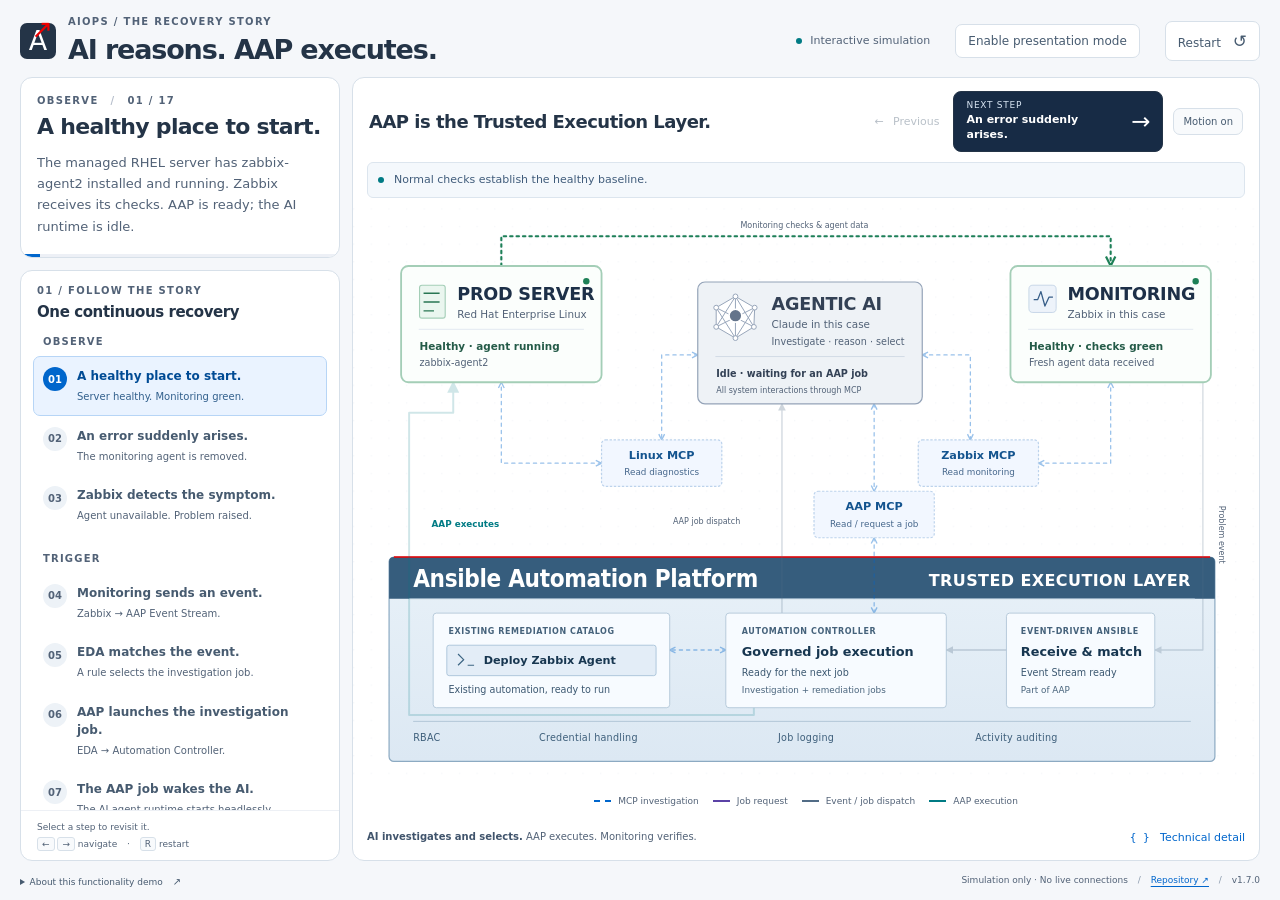
<file: demo/index.html>
<!doctype html>
<html lang="en">
<head>
  <meta charset="utf-8">
  <meta name="viewport" content="width=device-width, initial-scale=1">
  <meta name="description" content="An interactive AIOps recovery story: AI investigates through MCP, AAP executes existing automation, and monitoring verifies recovery.">
  <meta name="color-scheme" content="light">
  <title>AIOps recovery · AAP is the Trusted Execution Layer</title>
  <link rel="icon" href="icon.svg" type="image/svg+xml">
  <link rel="stylesheet" href="src/styles.css">
  <link rel="stylesheet" href="src/presentation.css">
  <script src="src/scenario.js" defer></script>
  <script src="src/presentation.js" defer></script>
  <script src="src/app.js" defer></script>
</head>
<body>
<a class="skip-link" href="#story">Skip to walkthrough</a>
<div class="app" data-motion="on" data-view="standard">
  <header class="masthead">
    <div class="brand"><span class="brand-mark" aria-hidden="true">A<span>↗</span></span><div><p class="eyebrow">AIOps / The recovery story</p><h1>AI reasons. <span>AAP executes.</span></h1></div></div>
    <div class="header-actions"><span class="simulation-label"><i aria-hidden="true"></i> Interactive simulation</span><button id="presentation-mode" class="quiet-button presentation-toggle" type="button" aria-pressed="false" aria-controls="standard-stage presentation-stage workflow-panel">Enable presentation mode</button><button id="restart" class="quiet-button" type="button" aria-keyshortcuts="R">Restart <span aria-hidden="true">↺</span></button></div>
  </header>


  <main class="workspace">
  <section class="presenter" id="story" aria-labelledby="current-title" tabindex="-1">
    <div class="narrative" role="region" tabindex="0" aria-label="Current step explanation" aria-live="polite" aria-atomic="true"><p class="eyebrow"><span id="phase">Observe</span><span class="eyebrow-separator">/</span><span id="step-count">01 / 17</span></p><h2 id="current-title">A healthy place to start.</h2><p id="current-description">A managed RHEL server is healthy. Monitoring is green. Follow one failure through to verified recovery.</p></div>
    <div id="progress" class="progress-track" role="progressbar" aria-label="Walkthrough progress" aria-valuemin="1" aria-valuemax="17" aria-valuenow="1"><div id="progress-fill"></div></div>
  </section>


    <section class="architecture-panel panel" aria-labelledby="architecture-heading">
      <div class="panel-heading architecture-heading"><div><p class="eyebrow">02 / The architecture</p><h2 id="architecture-heading">AAP is the Trusted Execution Layer.</h2></div><div class="architecture-actions"><div class="navigation"><button id="previous" class="previous-button" type="button" disabled aria-keyshortcuts="ArrowLeft"><span aria-hidden="true">←</span> Previous</button><button id="next" class="next-button" type="button" aria-keyshortcuts="ArrowRight"><span><small>Next step</small><strong id="next-label">An error suddenly arises.</strong></span><span aria-hidden="true">→</span></button></div><button id="motion" class="motion-button" type="button" aria-pressed="true">Motion on</button></div></div>
      <div class="flow-caption"><span class="caption-indicator" aria-hidden="true"></span><p id="flow-caption">Normal checks establish the healthy baseline.</p></div>
      <p class="pan-hint" id="pan-hint">Scroll the architecture sideways to explore. All controls and explanations fit your screen.</p>
      <div id="standard-stage" class="diagram-scroll" tabindex="0" role="region" aria-label="Architecture diagram; scroll horizontally on smaller screens" aria-describedby="pan-hint">
        <svg id="architecture" class="architecture" viewBox="0 0 1130 714" preserveAspectRatio="xMidYMid meet" role="img" aria-labelledby="diagram-title diagram-description">
          <title id="diagram-title">AIOps recovery architecture</title>
          <desc id="diagram-description">The PROD SERVER role uses Red Hat Enterprise Linux; the MONITORING role uses Zabbix in this case. Zabbix sends an event to Event-Driven Ansible within Ansible Automation Platform. EDA launches a Controller job that starts AGENTIC AI, with Claude in this case. AAP is the Trusted Execution Layer. The AI investigates Zabbix, Linux and AAP through their MCP interfaces, reasons about the cause, then requests an existing AAP remediation. Only AAP executes the repair. Monitoring confirms recovery afterward.</desc>
          <defs>
            <pattern id="dots" width="22" height="22" patternUnits="userSpaceOnUse"><circle cx="1" cy="1" r=".65" fill="#cbd5e1"/></pattern>
            <linearGradient id="platform-fill" x1="0" y1="0" x2="0" y2="1"><stop stop-color="#e8f1f8"/><stop offset="1" stop-color="#dce8f3"/></linearGradient>
            <marker id="arrow-read" viewBox="0 0 8 8" refX="7" refY="4" markerWidth="6" markerHeight="6" orient="auto-start-reverse"><path d="M1 1 7 4 1 7" fill="none" stroke="#0066cc" stroke-width="1.4"/></marker>
            <marker id="arrow-event" viewBox="0 0 8 8" refX="7" refY="4" markerWidth="6" markerHeight="6" orient="auto"><path d="M0 0 8 4 0 8Z" fill="#526c86"/></marker>
            <marker id="arrow-dispatch" viewBox="0 0 8 8" refX="7" refY="4" markerWidth="6" markerHeight="6" orient="auto"><path d="M0 0 8 4 0 8Z" fill="#526c86"/></marker>
            <marker id="arrow-request" viewBox="0 0 8 8" refX="7" refY="4" markerWidth="6" markerHeight="6" orient="auto"><path d="M0 0 8 4 0 8Z" fill="#5b42a6"/></marker>
            <marker id="arrow-execute" viewBox="0 0 8 8" refX="7" refY="4" markerWidth="6" markerHeight="6" orient="auto"><path d="M0 0 8 4 0 8Z" fill="#007b84"/></marker>
            <marker id="arrow-monitor" viewBox="0 0 8 8" refX="7" refY="4" markerWidth="6" markerHeight="6" orient="auto"><path d="M1 1 7 4 1 7" fill="none" stroke="#1e8057" stroke-width="1.4"/></marker>
          </defs>
          <rect width="1130" height="714" fill="url(#dots)" opacity=".46"/>
          <g class="platform-base"><rect class="platform-frame" x="45" y="435" width="1030" height="255" rx="6" fill="url(#platform-fill)"/><path class="platform-header" d="M51 435 H1069 Q1075 435 1075 441 V487 H45 V441 Q45 435 51 435Z"/><path d="M51 435 H1069" stroke="#ee0000" stroke-width="2"/><path d="M70 487 H1050" stroke="#a8bfd1"/><text x="75" y="473" class="platform-name" textLength="430" lengthAdjust="spacingAndGlyphs">Ansible Automation Platform</text><text x="1045" y="471" text-anchor="end" class="platform-label">TRUSTED EXECUTION LAYER</text></g>
          <g id="flows" aria-hidden="true"></g>
          <g aria-hidden="true" class="route-labels"><text x="563" y="25" text-anchor="middle">Monitoring checks &amp; agent data</text><text x="1080" y="371" transform="rotate(90 1080 371)">Problem event</text><rect x="388" y="379" width="135" height="22" rx="4"/><text x="399" y="394">AAP job dispatch</text><rect x="87" y="382" width="114" height="23" rx="4"/><text x="98" y="398" class="execution-route-label">AAP executes</text></g>

          <g id="node-server" class="component server-node" data-tone="healthy"><rect class="node-surface" x="60" y="72" width="250" height="145" rx="9"/><rect class="server-icon-body" x="83" y="96" width="32" height="41" rx="3"/><path class="server-icon-lines" d="M88 106 H108 M88 117 H108 M88 128 H101"/><circle class="status-dot" cx="291" cy="91" r="4"/><text x="130" y="115" class="node-title">PROD SERVER</text><text x="130" y="137" class="node-product">Red Hat Enterprise Linux</text><path class="node-divider" d="M82 151 H288"/><text id="server-status" x="83" y="177" class="node-status">Healthy · agent running</text><text x="83" y="197" class="node-detail">zabbix-agent2</text></g>

          <g id="node-zabbix" class="component monitoring-node" data-tone="healthy"><rect class="node-surface" x="820" y="72" width="250" height="145" rx="9"/><rect x="843" y="96" width="34" height="34" rx="5" class="monitor-icon-body"/><path d="M849 114 H854 L858 104 863 122 868 111 H873" class="monitor-icon-lines"/><circle class="status-dot" cx="1051" cy="91" r="4"/><text x="891" y="115" class="node-title">MONITORING</text><text x="891" y="137" class="node-product">Zabbix in this case</text><path class="node-divider" d="M842 151 H1048"/><text id="monitor-status" x="843" y="177" class="node-status">Healthy · checks green</text><text id="monitor-detail" x="843" y="197" class="node-detail">Fresh agent data received</text></g>

          <g id="node-agent" class="component agent-node" data-tone="idle"><rect class="agent-halo" x="421" y="83" width="298" height="170" rx="15"/><rect class="node-surface" x="430" y="92" width="280" height="152" rx="9"/><g class="agent-constellation" transform="translate(477 134)"><path d="M0 -24 24 -10 23 14 0 28 -24 14 -24 -10Z M0 -24 V28 M-24 -10 23 14 M24 -10 -24 14 M0 -24 23 14 M0 -24 -24 14 M-24 -10 0 28 M24 -10 0 28"/><circle cx="0" cy="0" r="8" class="agent-core"/><circle cx="0" cy="-24" r="3"/><circle cx="24" cy="-10" r="3"/><circle cx="23" cy="14" r="3"/><circle cx="0" cy="28" r="3"/><circle cx="-24" cy="14" r="3"/><circle cx="-24" cy="-10" r="3"/></g><text x="522" y="127" class="node-title agent-role">AGENTIC AI</text><text x="522" y="149" class="node-product">Claude in this case</text><text x="522" y="171" class="node-detail">Investigate · reason · select</text><path class="agent-divider" d="M452 185 H688"/><rect class="status-highlight" x="444" y="195" width="252" height="23" rx="5" aria-hidden="true"/><text id="agent-status" x="453" y="211" class="agent-status">Idle · waiting for an AAP job</text><text x="453" y="230" class="agent-footnote">All system interactions through MCP</text></g>

          <g id="node-linux-mcp" class="component mcp-node"><rect class="node-surface" x="310" y="289" width="150" height="58" rx="5"/><text x="385" y="313" text-anchor="middle" class="mcp-title">Linux MCP</text><text x="385" y="333" text-anchor="middle" class="mcp-detail">Read diagnostics</text></g>
          <g id="node-zabbix-mcp" class="component mcp-node"><rect class="node-surface" x="705" y="289" width="150" height="58" rx="5"/><text x="780" y="313" text-anchor="middle" class="mcp-title">Zabbix MCP</text><text x="780" y="333" text-anchor="middle" class="mcp-detail">Read monitoring</text></g>
          <g id="node-aap-mcp" class="component mcp-node"><rect class="node-surface" x="575" y="353" width="150" height="58" rx="5"/><text x="650" y="377" text-anchor="middle" class="mcp-title">AAP MCP</text><text id="aap-mcp-detail" x="650" y="397" text-anchor="middle" class="mcp-detail">Read / request a job</text></g>

          <g id="node-catalog" class="component platform-node catalog-node"><rect class="node-surface" x="100" y="505" width="295" height="118" rx="4"/><text x="119" y="531" class="platform-eyebrow">EXISTING REMEDIATION CATALOG</text><rect x="117" y="545" width="261" height="38" rx="3" class="template-surface"/><path d="M131 556 138 563 131 570 M143 570 H151" class="template-icon"/><text x="163" y="569" class="template-name">Deploy Zabbix Agent</text><text id="catalog-status" x="119" y="605" class="platform-status">Existing automation, ready to run</text></g>
          <g id="node-controller" class="component platform-node controller-node"><rect class="node-surface" x="465" y="505" width="275" height="118" rx="4"/><text x="485" y="531" class="platform-eyebrow">AUTOMATION CONTROLLER</text><text x="485" y="559" class="platform-node-title">Governed job execution</text><text id="controller-status" x="485" y="583" class="platform-status">Ready for the next job</text><text id="job-status" x="485" y="605" class="platform-detail">Investigation + remediation jobs</text></g>
          <g id="node-eda" class="component platform-node eda-node"><rect class="node-surface" x="815" y="505" width="185" height="118" rx="4"/><text x="833" y="531" class="platform-eyebrow">EVENT-DRIVEN ANSIBLE</text><text x="833" y="559" class="platform-node-title">Receive &amp; match</text><rect class="status-highlight" x="824" y="566" width="167" height="25" rx="5" aria-hidden="true"/><text id="eda-status" x="833" y="583" class="platform-status">Event Stream ready</text><text x="833" y="605" class="platform-detail">Part of AAP</text></g>
          <g aria-hidden="true"><path d="M75 640 H1045" stroke="#a8bfd1"/><text x="75" y="665" class="platform-capability">RBAC</text><text x="232" y="665" class="platform-capability">Credential handling</text><text x="530" y="665" class="platform-capability">Job logging</text><text x="776" y="665" class="platform-capability">Activity auditing</text></g>
        </svg>
      </div>
      <div id="presentation-stage" class="presentation-stage" role="region" aria-label="Presentation architecture" tabindex="0" hidden></div>
      <div class="path-legend" aria-label="Path types"><span><i class="legend-read"></i> MCP investigation</span><span><i class="legend-request"></i> Job request</span><span><i class="legend-dispatch"></i> Event / job dispatch</span><span><i class="legend-execute"></i> AAP execution</span></div>
      <div id="reasoning" class="reasoning-strip" hidden><span aria-hidden="true">✧</span><div><strong>Root cause: zabbix-agent2 is missing.</strong><p>Monitoring symptoms + package and log evidence + AAP history.</p></div><span class="reasoning-tag">AI diagnosis</span></div>
      <div class="architecture-footer"><p><strong>AI investigates and selects.</strong> AAP executes. Monitoring verifies.</p><button id="technical" type="button" class="source-button" aria-haspopup="dialog" aria-controls="technical-dialog"><span aria-hidden="true">{ }</span> Technical detail</button></div>
    </section>

    <aside id="workflow-panel" class="workflow-panel panel" aria-labelledby="workflow-title"><div class="panel-heading"><div><p class="eyebrow">01 / Follow the story</p><h2 id="workflow-title">One continuous recovery</h2></div></div><nav class="workflow-scroll" id="workflow-scroll" aria-label="Recovery steps"><ol id="workflow-list"></ol></nav><p class="workflow-hint">Select a step to revisit it.<br><kbd>←</kbd> <kbd>→</kbd> navigate <span>·</span> <kbd>R</kbd> restart</p></aside>
  </main>
  <footer class="page-footer"><details class="scope-note"><summary>About this functionality demo <span aria-hidden="true">↗</span></summary><p>This is a static simulation of the repository’s missing-package recovery scenario. AAP supports RBAC, credential handling, job logging, and activity auditing; this visualization does not attest that every possible control is configured. Agent instructions prescribe AAP-only remediation, and hardening work remains, including catalog access and tool restrictions. MCP routes shown here describe this recovery flow, not a proof of enforced isolation.</p><p><a href="https://github.com/kvegh/aiops-selfhealing-demo/blob/main/AI_Instructions_Guardrails/CLAUDE.md" target="_blank" rel="noopener noreferrer">Agent instructions ↗</a> · <a href="https://github.com/kvegh/aiops-selfhealing-demo/blob/main/docs/todo/demo-design.md" target="_blank" rel="noopener noreferrer">Hardening and design work ↗</a></p></details><p>Simulation only · No live connections <span class="footer-separator">/</span> <a href="https://github.com/kvegh/aiops-selfhealing-demo" target="_blank" rel="noopener noreferrer">Repository ↗</a> <span class="footer-separator">/</span> v1.7.0</p></footer>
  <noscript><p class="no-script">Enable JavaScript to step through this local simulation. No infrastructure connections are made.</p></noscript>
</div>
<dialog id="technical-dialog" class="technical-dialog" aria-labelledby="technical-title"><div class="dialog-heading"><p class="eyebrow">Inside the implementation</p><button id="close-technical" type="button" class="close-button" aria-label="Close technical detail">×</button></div><h2 id="technical-title">Technical detail</h2><p id="technical-description"></p><p class="excerpt-note">Selected lines or shortened illustrations. Open the source for the complete implementation.</p><pre tabindex="0"><code id="technical-code"></code></pre><a id="source-link" target="_blank" rel="noopener noreferrer">View repository source ↗</a><p id="source-path" class="source-path"></p><h3 class="evidence-heading">Current diagnostic evidence</h3><div class="evidence" aria-label="Diagnostic evidence"><div><span class="evidence-label">Monitoring / Zabbix</span><strong id="evidence-monitoring">Awaiting investigation</strong></div><div><span class="evidence-label">Managed server / Linux</span><strong id="evidence-linux">Awaiting investigation</strong></div><div><span class="evidence-label">Automation / AAP</span><strong id="evidence-aap">Awaiting investigation</strong></div></div><div class="implementation-note"><strong>Functionality demo</strong><p>The diagram emphasizes roles: PROD SERVER, MONITORING, AGENTIC AI, and TRUSTED EXECUTION LAYER. Smaller captions identify the server, monitoring, and agent products; Ansible Automation Platform remains the prominent platform identity. The current repository launcher invokes Claude Code CLI; Codex, Copilot, and other runtimes illustrate the broader agent role; this visualization does not add other runtime integrations. That launcher uses <code>--dangerously-skip-permissions</code>. Agent instructions prescribe the depicted investigation and AAP-only remediation; that instruction is not itself a hard security boundary. AAP platform capabilities depend on the configured roles, credentials, and policies.</p><a href="https://github.com/kvegh/aiops-selfhealing-demo/blob/main/docs/todo/demo-design.md" target="_blank" rel="noopener noreferrer">Read the documented hardening work ↗</a></div></dialog>
</body>
</html>
</file>
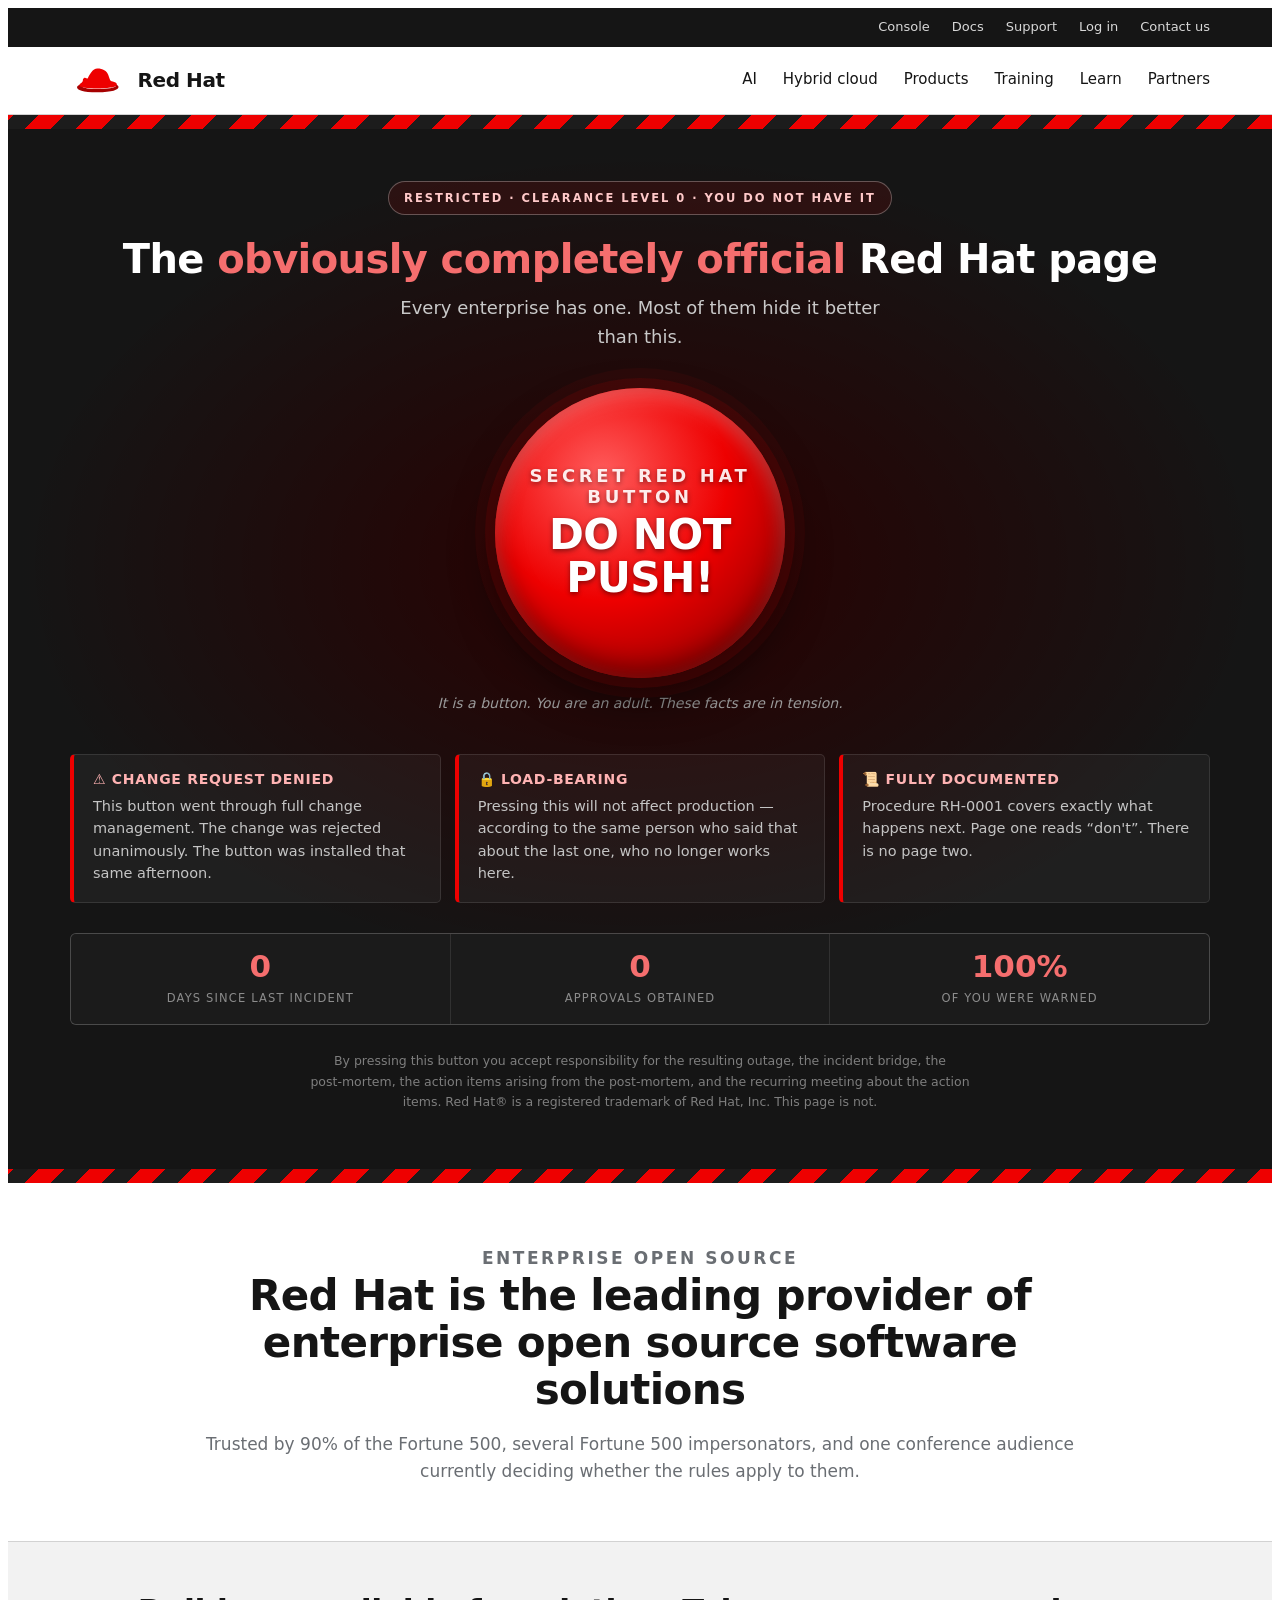
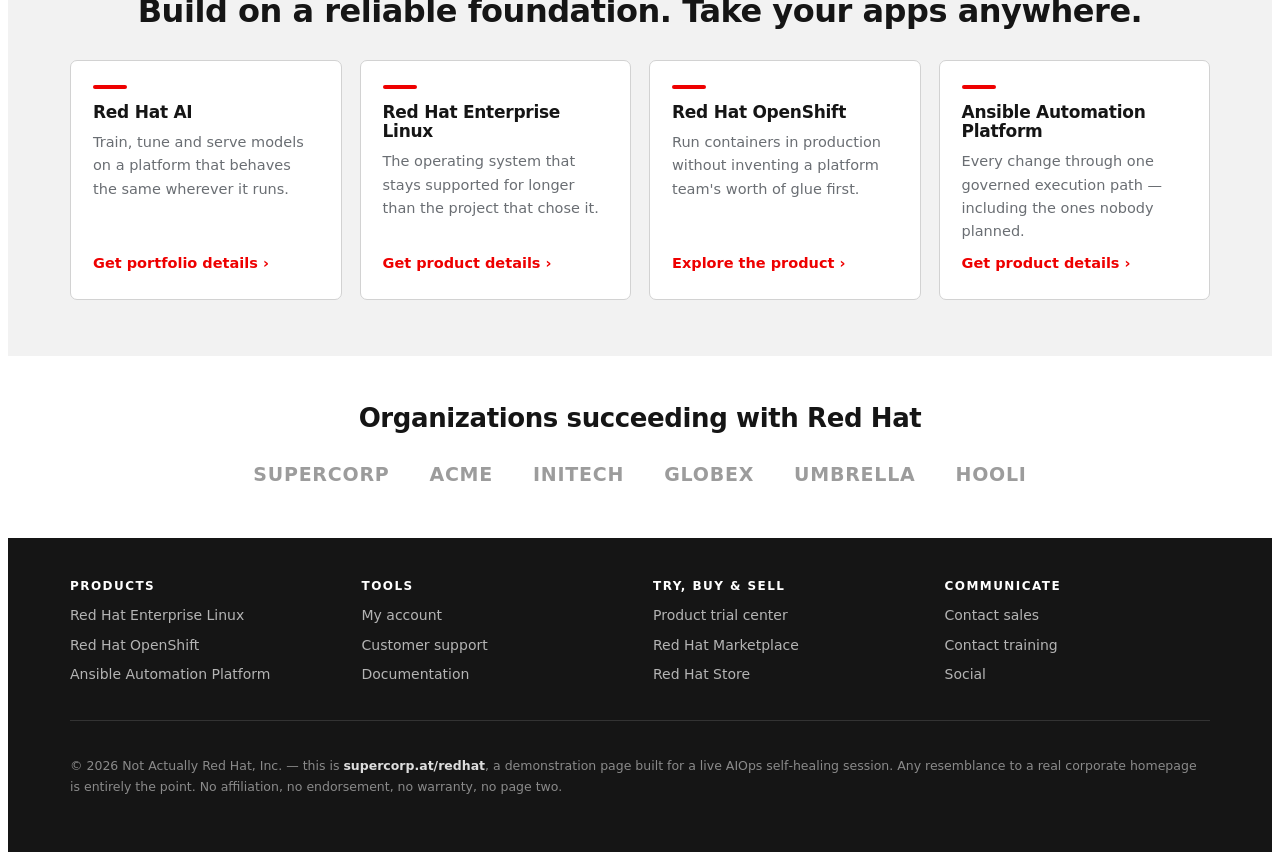
<file: demo-web/content.html>
<!--
  The corporate website body. THIS is the file the demo fault moves aside,
  so that /redhat/content.html returns a real HTTP 404.

  It is injected into the page by index.html (the shell), which survives the
  outage and keeps polling. Self-contained: carries its own <style>, so the
  shell only has to style the 404 state. Do not add a <html>/<body> wrapper.
-->
<style>
/* ---------------------------------------------------------------
   Palette per Red Hat brand standards: red-50 #ee0000 is the brand
   red, red-60/70 the shades, #151515 the near-black. Guidance is
   "pops of red" against dark fills -- so the page is light and the
   button section is near-black, which is what makes the red pop.
   --------------------------------------------------------------- */
.rh {
    --red:       #ee0000;   /* red-50 */
    --red-dark:  #a60000;   /* red-60 */
    --red-deep:  #5f0000;   /* red-70 */
    --red-soft:  #f56e6e;   /* red-40 */
    --red-wash:  #fef0f0;   /* red-05 */
    --ink:       #151515;
    --ink-2:     #292929;
    --muted:     #6a6e73;
    --line:      #d2d2d2;
    --paper:     #ffffff;
    --haze:      #f2f2f2;

    --display: system-ui, -apple-system, "Segoe UI", Roboto, "Helvetica Neue", Arial, "Noto Sans", sans-serif;
    --text:    system-ui, -apple-system, "Segoe UI", Roboto, "Helvetica Neue", Arial, "Noto Sans", sans-serif;

    font-family: var(--text);
    color: var(--ink);
    background: var(--paper);
    line-height: 1.6;
}

.rh *,
.rh *::before,
.rh *::after { box-sizing: border-box; }

.rh h1, .rh h2, .rh h3 {
    font-family: var(--display);
    line-height: 1.12;
    letter-spacing: -0.015em;
    margin: 0;
}

.rh a { color: inherit; }

.rh .wrap {
    max-width: 1180px;
    margin: 0 auto;
    padding: 0 20px;
}

/* ---- utility bar ------------------------------------------------ */

.rh-utility {
    background: var(--ink);
    color: #fff;
    font-size: 13px;
}

.rh-utility .wrap {
    display: flex;
    justify-content: flex-end;
    gap: 22px;
    padding-top: 9px;
    padding-bottom: 9px;
}

.rh-utility a {
    color: #d8d8d8;
    text-decoration: none;
    white-space: nowrap;
}

.rh-utility a:hover { color: #fff; }

/* Utility links are the first thing worth dropping on a phone. */
@media (max-width: 720px) {
    .rh-utility .wrap { justify-content: center; gap: 16px; }
    .rh-utility .u-hide-sm { display: none; }
}

/* ---- masthead --------------------------------------------------- */

.rh-masthead {
    border-bottom: 1px solid var(--line);
    background: var(--paper);
}

.rh-masthead .wrap {
    display: flex;
    align-items: center;
    gap: 28px;
    padding-top: 14px;
    padding-bottom: 14px;
}

.rh-logo {
    display: flex;
    align-items: center;
    gap: 11px;
    text-decoration: none;
    flex: 0 0 auto;
}

.rh-logo svg { display: block; height: 30px; width: auto; }

.rh-logo .wordmark {
    font-family: var(--display);
    font-weight: 900;
    font-size: 20px;
    letter-spacing: -0.02em;
    white-space: nowrap;
}

.rh-nav {
    display: flex;
    gap: 26px;
    margin-left: auto;
}

.rh-nav a {
    text-decoration: none;
    font-size: 15px;
    font-weight: 500;
    padding: 6px 0;
    border-bottom: 3px solid transparent;
    white-space: nowrap;
}

.rh-nav a:hover {
    color: var(--red);
    border-bottom-color: var(--red);
}

/* The mega-menu nav collapses to a scrolling strip rather than a
   hamburger -- no JS, and the audience still sees a real nav. */
@media (max-width: 900px) {
    .rh-masthead .wrap { gap: 14px; flex-wrap: wrap; }
    .rh-nav {
        order: 3;
        width: 100%;
        margin-left: 0;
        gap: 20px;
        overflow-x: auto;
        padding-bottom: 2px;
        scrollbar-width: none;
    }
    .rh-nav::-webkit-scrollbar { display: none; }
}

/* ---- the vault: hazard section around the button ---------------- */

.rh-vault {
    background:
        radial-gradient(ellipse 70% 55% at 50% 42%, #2a0000 0%, transparent 70%),
        var(--ink);
    color: #fff;
    text-align: center;
    position: relative;
    overflow: hidden;
}

.rh-tape {
    height: 14px;
    background: repeating-linear-gradient(
        -45deg,
        var(--red) 0 18px,
        #1c1c1c 18px 36px
    );
}

.rh-vault .wrap {
    padding-top: 52px;
    padding-bottom: 56px;
}

.rh-clearance {
    display: inline-block;
    margin: 0 0 22px;
    padding: 7px 15px;
    border: 1px solid rgba(255, 255, 255, 0.28);
    border-radius: 999px;
    font-size: 11.5px;
    font-weight: 700;
    letter-spacing: 0.17em;
    text-transform: uppercase;
    color: #ffc9c9;
    background: rgba(238, 0, 0, 0.1);
}

.rh-vault h2 {
    /* 45 characters at weight 900 need roughly 26x the font size in width;
       the container gives 1140px, so anything above ~40px wraps. Capped
       there so the heading holds one line on a laptop. */
    font-size: clamp(24px, 3.2vw, 40px);
    font-weight: 900;
    margin-bottom: 12px;
    /* Below ~640px it has to wrap regardless — balance it evenly rather
       than stranding the last word. Older browsers just wrap. */
    text-wrap: balance;
}

.rh-vault h2 em {
    font-style: normal;
    color: var(--red-soft);
}

.rh-vault-lede {
    margin: 0 auto 36px;
    max-width: 520px;
    font-size: clamp(15px, 2.2vw, 18px);
    color: #c9c9c9;
}

/* ---- the button ------------------------------------------------- */

.rh-button-cradle {
    position: relative;
    display: inline-grid;
    place-items: center;
    margin-bottom: 14px;
}

/* Expanding halo, purely decorative. */
.rh-button-cradle::before {
    content: "";
    position: absolute;
    width: 100%;
    height: 100%;
    border-radius: 50%;
    border: 2px solid rgba(238, 0, 0, 0.55);
    animation: rh-halo 2.6s ease-out infinite;
    pointer-events: none;
}

@keyframes rh-halo {
    0%   { transform: scale(1);    opacity: 0.85; }
    100% { transform: scale(1.42); opacity: 0;    }
}

#panic-button {
    appearance: none;
    -webkit-appearance: none;
    border: 0;
    cursor: pointer;
    position: relative;
    width:  min(290px, 76vw);
    height: min(290px, 76vw);
    border-radius: 50%;
    padding: 0 26px;
    color: #fff;
    font-family: var(--display);
    text-shadow: 0 2px 5px rgba(0, 0, 0, 0.45);
    background:
        radial-gradient(circle at 37% 30%, #ff5c5c 0%, var(--red) 46%, var(--red-dark) 78%, var(--red-deep) 100%);
    box-shadow:
        0 0 0 10px rgba(238, 0, 0, 0.11),
        0 0 0 20px rgba(238, 0, 0, 0.055),
        0 20px 42px rgba(0, 0, 0, 0.6),
        inset 0 -12px 24px rgba(0, 0, 0, 0.36),
        inset 0 9px 20px rgba(255, 255, 255, 0.26);
    transition: transform 0.07s ease, box-shadow 0.18s ease, filter 0.2s ease;
}

#panic-button .pb-small {
    display: block;
    font-size: clamp(15px, 3.4vw, 18px);
    font-weight: 700;
    letter-spacing: 0.2em;
    text-transform: uppercase;
    opacity: 0.9;
    margin-bottom: 7px;
}

#panic-button .pb-big {
    display: block;
    font-size: clamp(25px, 7.2vw, 42px);
    font-weight: 900;
    letter-spacing: -0.01em;
    line-height: 1.02;
}

#panic-button:hover { filter: brightness(1.07); }
#panic-button:focus-visible { outline: 4px solid #fff; outline-offset: 7px; }

#panic-button:active {
    transform: translateY(9px) scale(0.965);
    box-shadow:
        0 0 0 10px rgba(238, 0, 0, 0.11),
        0 6px 14px rgba(0, 0, 0, 0.55),
        inset 0 -5px 15px rgba(0, 0, 0, 0.42),
        inset 0 5px 14px rgba(255, 255, 255, 0.18);
}

#panic-button[disabled] {
    cursor: not-allowed;
    filter: grayscale(0.8) brightness(0.72);
}

#panic-button[disabled] ~ .rh-halo,
.rh-button-cradle:has(#panic-button[disabled])::before { animation: none; opacity: 0; }

@media (prefers-reduced-motion: reduce) {
    .rh-button-cradle::before { animation: none; opacity: 0.5; }
    #panic-button { transition: none; }
}

.rh-dare {
    margin: 0 0 40px;
    font-size: 14px;
    color: #9a9a9a;
    font-style: italic;
}

/* ---- warnings ---------------------------------------------------- */

.rh-warnings {
    display: grid;
    grid-template-columns: repeat(auto-fit, minmax(255px, 1fr));
    gap: 14px;
    text-align: left;
    margin: 0 0 30px;
    padding: 0;
    list-style: none;
}

.rh-warnings li {
    background: rgba(255, 255, 255, 0.045);
    border: 1px solid rgba(255, 255, 255, 0.11);
    border-left: 4px solid var(--red);
    border-radius: 5px;
    padding: 17px 19px;
}

.rh-warnings h3 {
    font-size: 14px;
    font-weight: 700;
    letter-spacing: 0.05em;
    text-transform: uppercase;
    color: #ffb3b3;
    margin-bottom: 7px;
}

.rh-warnings p {
    margin: 0;
    font-size: 14.5px;
    line-height: 1.55;
    color: #c4c4c4;
}

/* ---- stat strip --------------------------------------------------- */

.rh-stats {
    display: grid;
    grid-template-columns: repeat(auto-fit, minmax(170px, 1fr));
    gap: 1px;
    background: rgba(255, 255, 255, 0.12);
    border: 1px solid rgba(255, 255, 255, 0.12);
    border-radius: 6px;
    overflow: hidden;
    margin-bottom: 26px;
}

.rh-stats div {
    background: #1b1b1b;
    padding: 17px 14px;
}

.rh-stats .n {
    display: block;
    font-family: var(--display);
    font-size: 31px;
    font-weight: 900;
    color: var(--red-soft);
    line-height: 1;
}

.rh-stats .k {
    display: block;
    margin-top: 7px;
    font-size: 11.5px;
    letter-spacing: 0.1em;
    text-transform: uppercase;
    color: #8c8c8c;
}

.rh-legal {
    margin: 0 auto;
    max-width: 660px;
    font-size: 12.5px;
    line-height: 1.65;
    color: #7e7e7e;
}

/* ---- brand statement ---------------------------------------------- */

.rh-statement .wrap {
    padding-top: 62px;
    padding-bottom: 56px;
    max-width: 920px;
    text-align: center;
}

.rh-eyebrow {
    margin: 0 0 14px;
    font-size: 12px;
    font-weight: 700;
    letter-spacing: 0.15em;
    text-transform: uppercase;
    color: var(--red);
}

.rh-statement h1 {
    font-size: clamp(26px, 4.6vw, 42px);
    font-weight: 900;
    margin-bottom: 18px;
}

.rh-statement p {
    margin: 0;
    font-size: 17px;
    color: var(--muted);
}

/* ---- products ------------------------------------------------------ */

.rh-products { background: var(--haze); border-top: 1px solid var(--line); }
.rh-products .wrap { padding-top: 52px; padding-bottom: 56px; }

.rh-products h2 {
    font-size: clamp(22px, 3.6vw, 32px);
    font-weight: 900;
    margin-bottom: 30px;
    text-align: center;
}

.rh-grid {
    display: grid;
    grid-template-columns: repeat(auto-fit, minmax(240px, 1fr));
    gap: 18px;
}

.rh-card {
    background: var(--paper);
    border: 1px solid var(--line);
    border-radius: 7px;
    padding: 24px 22px;
    display: flex;
    flex-direction: column;
    gap: 9px;
}

.rh-card .pip {
    width: 34px;
    height: 4px;
    border-radius: 2px;
    background: var(--red);
    margin-bottom: 5px;
}

.rh-card h3 { font-size: 17px; font-weight: 700; }

.rh-card p {
    margin: 0;
    font-size: 14.5px;
    color: var(--muted);
    flex: 1;
}

.rh-card .cta {
    font-size: 14.5px;
    font-weight: 700;
    color: var(--red);
    text-decoration: none;
}

.rh-card .cta:hover { text-decoration: underline; }

/* ---- customers ------------------------------------------------------ */

.rh-logos .wrap { padding-top: 48px; padding-bottom: 48px; text-align: center; }

.rh-logos h2 {
    font-size: clamp(19px, 3vw, 26px);
    font-weight: 700;
    margin-bottom: 26px;
}

.rh-logos ul {
    list-style: none;
    margin: 0;
    padding: 0;
    display: flex;
    flex-wrap: wrap;
    justify-content: center;
    gap: 16px 40px;
}

.rh-logos li {
    font-family: var(--display);
    font-weight: 900;
    font-size: clamp(14px, 2.4vw, 19px);
    letter-spacing: 0.04em;
    color: #9c9c9c;
}

/* ---- footer ---------------------------------------------------------- */

.rh-footer {
    background: var(--ink);
    color: #b4b4b4;
    font-size: 14px;
}

.rh-footer .wrap { padding-top: 42px; padding-bottom: 42px; }

.rh-footer-cols {
    display: grid;
    grid-template-columns: repeat(auto-fit, minmax(160px, 1fr));
    gap: 26px;
    padding-bottom: 28px;
    border-bottom: 1px solid #333;
}

.rh-footer h3 {
    font-size: 12px;
    letter-spacing: 0.12em;
    text-transform: uppercase;
    color: #fff;
    margin-bottom: 11px;
}

.rh-footer ul { list-style: none; margin: 0; padding: 0; }
.rh-footer li { margin-bottom: 7px; }
.rh-footer a { color: #b4b4b4; text-decoration: none; }
.rh-footer a:hover { color: #fff; }

.rh-colophon {
    padding-top: 22px;
    font-size: 12.5px;
    line-height: 1.65;
    color: #8a8a8a;
}

.rh-colophon strong { color: #ddd; }
</style>

<div class="rh">

<div class="rh-utility">
    <div class="wrap">
        <a href="#" class="u-hide-sm">Console</a>
        <a href="#" class="u-hide-sm">Docs</a>
        <a href="#">Support</a>
        <a href="#">Log in</a>
        <a href="#" class="u-hide-sm">Contact us</a>
    </div>
</div>

<header class="rh-masthead">
    <div class="wrap">
        <a class="rh-logo" href="#">
            <!-- Stylised hat mark. Deliberately not the real trademark: this
                 is a mockup, and it should be obvious that it is one. -->
            <svg viewBox="0 0 64 34" role="img" aria-label="Not Red Hat">
                <path d="M14 22c-3 0-6 1-6 3.5S14 31 31 31s24-3 24-6c0-1.6-1.4-2.6-3.4-3.3.5.9.6 1.6.3 2.2-1 2-9.6 3.4-20.3 3.4-9.5 0-16.4-1-17.6-2.6-.3-.4-.3-1 0-2z" fill="#a60000"/>
                <path d="M31 4c6.5 0 10.4 2.6 12.3 7.1.7 1.7 1.3 3.8 1.9 5.4.5 1.4 1.6 2 3.2 2.3 2.6.5 4.2 1.4 4.6 2.6.6 1.9-2 3.3-7.4 4.2-4.5.8-10 1.1-14.6 1.1-11.9 0-19.5-1.4-20.4-3.2-.4-.9.3-2 2-3.1 1.3-.9 2-1.9 2-3.2 0-1 .4-1.9 1.3-2.4.9-.5 1.9-.3 2.8.3.7.5 1.2.4 1.6-.3C22.4 10.8 25.6 4 31 4z" fill="#ee0000"/>
            </svg>
            <span class="wordmark">Red Hat</span>
        </a>
        <nav class="rh-nav">
            <a href="#">AI</a>
            <a href="#">Hybrid cloud</a>
            <a href="#">Products</a>
            <a href="#">Training</a>
            <a href="#">Learn</a>
            <a href="#">Partners</a>
        </nav>
    </div>
</header>

<main>

    <section class="rh-vault">
        <div class="rh-tape"></div>
        <div class="wrap">

            <p class="rh-clearance">Restricted &middot; Clearance level 0 &middot; You do not have it</p>

            <h2>The <em>obviously completely official</em> Red Hat page</h2>
            <p class="rh-vault-lede">
                Every enterprise has one. Most of them hide it better than this.
            </p>

            <div class="rh-button-cradle">
                <button id="panic-button" type="button">
                    <span class="pb-small">Secret Red Hat Button</span>
                    <span class="pb-big">DO NOT<br>PUSH!</span>
                </button>
            </div>

            <p class="rh-dare">It is a button. You are an adult. These facts are in tension.</p>

            <ul class="rh-warnings">
                <li>
                    <h3>&#9888; Change request denied</h3>
                    <p>
                        This button went through full change management. The change was
                        rejected unanimously. The button was installed that same afternoon.
                    </p>
                </li>
                <li>
                    <h3>&#128274; Load-bearing</h3>
                    <p>
                        Pressing this will not affect production &mdash; according to the
                        same person who said that about the last one, who no longer works here.
                    </p>
                </li>
                <li>
                    <h3>&#128220; Fully documented</h3>
                    <p>
                        Procedure RH&#8209;0001 covers exactly what happens next.
                        Page one reads &ldquo;don't&rdquo;. There is no page two.
                    </p>
                </li>
            </ul>

            <div class="rh-stats">
                <div><span class="n">0</span><span class="k">Days since last incident</span></div>
                <div><span class="n">0</span><span class="k">Approvals obtained</span></div>
                <div><span class="n">100%</span><span class="k">Of you were warned</span></div>
            </div>

            <p class="rh-legal">
                By pressing this button you accept responsibility for the resulting outage,
                the incident bridge, the post&#8209;mortem, the action items arising from the
                post&#8209;mortem, and the recurring meeting about the action items.
                Red Hat&reg; is a registered trademark of Red Hat,&nbsp;Inc. This page is not.
            </p>

        </div>
        <div class="rh-tape"></div>
    </section>

    <section class="rh-statement">
        <div class="wrap">
            <p class="rh-eyebrow">Enterprise open source</p>
            <h1>Red Hat is the leading provider of enterprise open source software solutions</h1>
            <p>
                Trusted by 90&percnt; of the Fortune 500, several Fortune 500 impersonators,
                and one conference audience currently deciding whether the rules apply to them.
            </p>
        </div>
    </section>

    <section class="rh-products">
        <div class="wrap">
            <h2>Build on a reliable foundation. Take your apps anywhere.</h2>
            <div class="rh-grid">
                <article class="rh-card">
                    <span class="pip"></span>
                    <h3>Red Hat AI</h3>
                    <p>Train, tune and serve models on a platform that behaves the same wherever it runs.</p>
                    <a class="cta" href="#">Get portfolio details &rsaquo;</a>
                </article>
                <article class="rh-card">
                    <span class="pip"></span>
                    <h3>Red Hat Enterprise Linux</h3>
                    <p>The operating system that stays supported for longer than the project that chose it.</p>
                    <a class="cta" href="#">Get product details &rsaquo;</a>
                </article>
                <article class="rh-card">
                    <span class="pip"></span>
                    <h3>Red Hat OpenShift</h3>
                    <p>Run containers in production without inventing a platform team's worth of glue first.</p>
                    <a class="cta" href="#">Explore the product &rsaquo;</a>
                </article>
                <article class="rh-card">
                    <span class="pip"></span>
                    <h3>Ansible Automation Platform</h3>
                    <p>Every change through one governed execution path &mdash; including the ones nobody planned.</p>
                    <a class="cta" href="#">Get product details &rsaquo;</a>
                </article>
            </div>
        </div>
    </section>

    <section class="rh-logos">
        <div class="wrap">
            <h2>Organizations succeeding with Red Hat</h2>
            <ul>
                <li>SUPERCORP</li>
                <li>ACME</li>
                <li>INITECH</li>
                <li>GLOBEX</li>
                <li>UMBRELLA</li>
                <li>HOOLI</li>
            </ul>
        </div>
    </section>

</main>

<footer class="rh-footer">
    <div class="wrap">
        <div class="rh-footer-cols">
            <div>
                <h3>Products</h3>
                <ul>
                    <li><a href="#">Red Hat Enterprise Linux</a></li>
                    <li><a href="#">Red Hat OpenShift</a></li>
                    <li><a href="#">Ansible Automation Platform</a></li>
                </ul>
            </div>
            <div>
                <h3>Tools</h3>
                <ul>
                    <li><a href="#">My account</a></li>
                    <li><a href="#">Customer support</a></li>
                    <li><a href="#">Documentation</a></li>
                </ul>
            </div>
            <div>
                <h3>Try, buy &amp; sell</h3>
                <ul>
                    <li><a href="#">Product trial center</a></li>
                    <li><a href="#">Red Hat Marketplace</a></li>
                    <li><a href="#">Red Hat Store</a></li>
                </ul>
            </div>
            <div>
                <h3>Communicate</h3>
                <ul>
                    <li><a href="#">Contact sales</a></li>
                    <li><a href="#">Contact training</a></li>
                    <li><a href="#">Social</a></li>
                </ul>
            </div>
        </div>
        <p class="rh-colophon">
            &copy; 2026 Not Actually Red Hat,&nbsp;Inc. &mdash; this is
            <strong>supercorp.at/redhat</strong>, a demonstration page built for a live
            AIOps self&#8209;healing session. Any resemblance to a real corporate homepage
            is entirely the point. No affiliation, no endorsement, no warranty, no page two.
        </p>
    </div>
</footer>

</div>
</file>
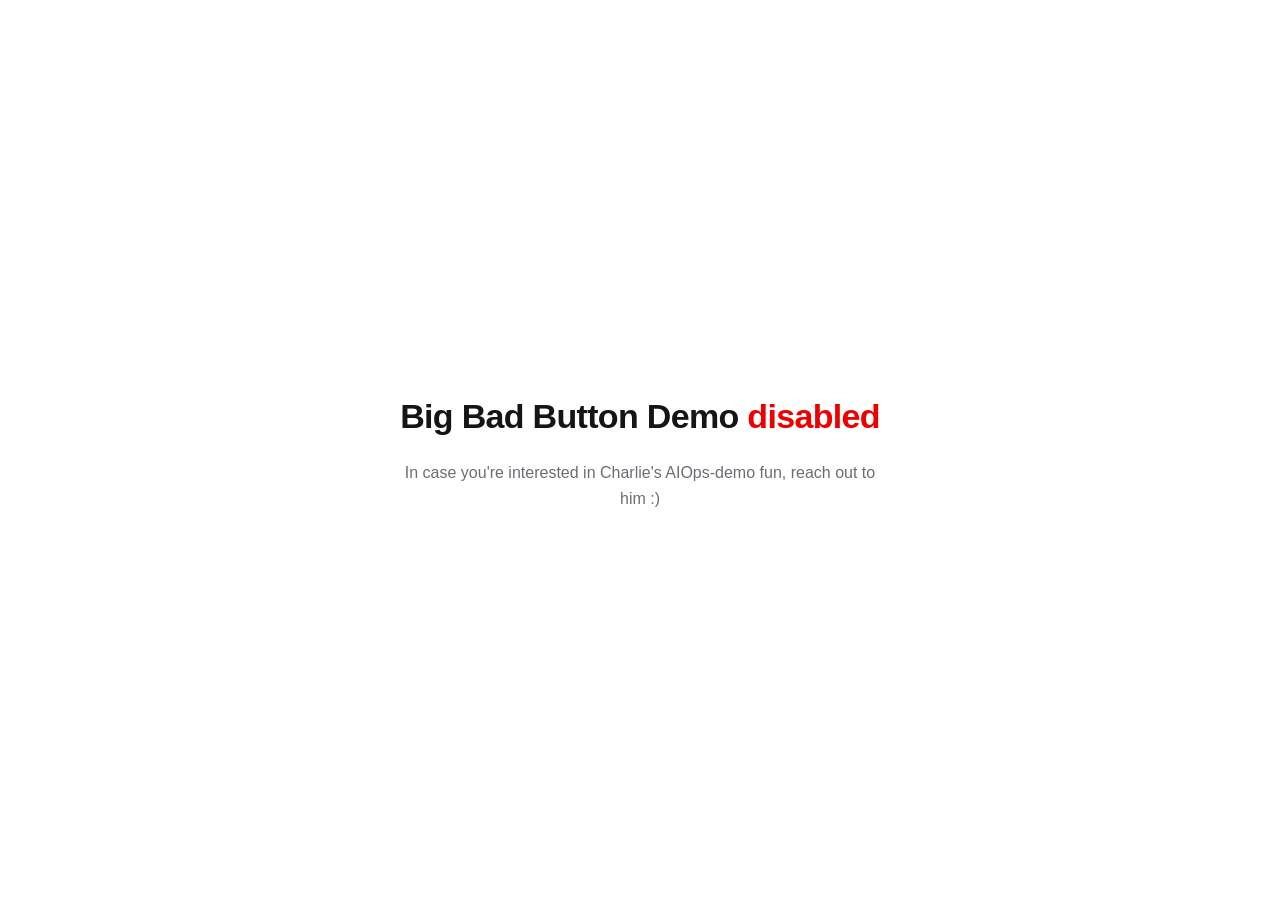
<file: demo-web/disabled.html>
<!DOCTYPE html>
<!-- Served as index.html while the demo is switched off. Deliberately inert:
     no JavaScript, no external requests, no fonts, nothing to poll or push. -->
<html lang="en">
<meta charset="utf-8">
<meta name="viewport" content="width=device-width,initial-scale=1">
<title>Big Bad Button Demo — disabled</title>
<body style="margin:0;display:grid;place-items:center;min-height:100vh;font:16px/1.6 Helvetica,Arial,sans-serif;color:#151515;background:#fff;text-align:center">
<main style="padding:24px;max-width:30em">
<p style="font-size:clamp(22px,5vw,34px);font-weight:700;margin:0 0 .5em;letter-spacing:-.02em">Big Bad Button Demo <span style="color:#ee0000">disabled</span></p>
<p style="margin:0;color:#6a6e73">In case you're interested in Charlie's AIOps-demo fun, reach out to him&nbsp;:)</p>
</main>
</body>
</html>
</file>
<file: demo/src/styles.css>
/* Buildless presentation. All visual assets and fonts are local. */
:root{font-family:Inter,"Segoe UI",system-ui,-apple-system,BlinkMacSystemFont,sans-serif;font-synthesis:none;color:#243447;background:#f5f7fa;--ink:#243447;--muted:#526277;--line:#d7e0e9;--brand-red:#ee0000;--accent:#0066cc;--ai-teal:#007b84;--request:#5b42a6;--danger:#a30015;--success:#1e6f50}
*{box-sizing:border-box}
body{margin:0}
button,a{-webkit-tap-highlight-color:transparent}
button{font:inherit;cursor:pointer}
button:disabled{cursor:default}
button:focus-visible,a:focus-visible,summary:focus-visible,[tabindex]:focus-visible{outline:3px solid #0066cc;outline-offset:4px}
a{color:#0066cc;text-underline-offset:3px}
.app{max-width:1670px;margin:auto;padding:32px 38px 15px}
.masthead{display:flex;align-items:center;justify-content:space-between;gap:20px;margin-bottom:26px}
.brand{display:flex;align-items:center;gap:17px}
.brand-mark{display:grid;place-items:center;position:relative;width:45px;height:45px;border-radius:7px;background:#243447;color:#fff;font-size:31px;font-weight:500}
.brand-mark>span{position:absolute;right:3px;top:-9px;color:#ee0000;font-size:26px}
.eyebrow{margin:0 0 7px;text-transform:uppercase;letter-spacing:.13em;font-size:10px;font-weight:700;color:#526277}
h1{margin:0;font-size:30px;font-weight:550;letter-spacing:-1.15px}
h1>span{color:var(--ink)}
.header-actions{display:flex;align-items:center;gap:25px}
.simulation-label{display:flex;align-items:center;gap:8px;font-size:11px;color:var(--muted)}
.simulation-label i{width:6px;height:6px;background:#007b84;border-radius:50%}
.quiet-button,.motion-button{border:1px solid var(--line);background:#fff;color:#475b70;border-radius:7px;padding:9px 12px;font-size:12px}
.quiet-button span{font-size:17px;margin-left:8px}
.quiet-button:hover,.motion-button:hover{border-color:#8da4bb}
.presenter{grid-column:1 / -1;position:relative;display:flex;align-items:center;justify-content:space-between;gap:35px;padding:24px 27px 27px;background:#fff;border:1px solid var(--line);border-radius:12px;overflow:hidden;margin-bottom:0;min-height:173px}
.narrative{max-width:850px}
.eyebrow-separator{padding:0 12px;color:#b6becb}
.narrative h2{margin:0 0 10px;font-size:25px;font-weight:580;letter-spacing:-.7px}
.narrative>p:last-child{margin:0;color:#526277;font-size:14px;line-height:1.7;max-width:820px}
.navigation{display:flex;gap:14px;align-items:center;flex-shrink:0}
.previous-button{color:#475b70;background:transparent;border:0;padding:14px 6px;font-size:12px;white-space:nowrap}
.previous-button span{margin-right:6px}
.previous-button:disabled{opacity:.38}
.next-button{display:flex;align-items:center;justify-content:space-between;gap:19px;text-align:left;width:235px;min-height:67px;padding:13px 16px;border:1px solid #243447;border-radius:8px;background:#172b45;color:white;transition:background .15s}
.next-button:hover:not(:disabled){background:#243f61}
.next-button>span:last-child{font-size:23px;font-weight:350}
.next-button small{display:block;font-size:10px;letter-spacing:.08em;color:#d8e5f3;margin-bottom:6px;text-transform:uppercase}
.next-button strong{display:block;font-size:12px;font-weight:550;line-height:1.5}
.next-button:disabled{background:#edf8f1;border-color:#aad6b9;color:#1e6f50}
.next-button:disabled small{color:#2c6348}
.progress-track{position:absolute;bottom:0;left:0;right:0;height:3px;background:#edf0f6}
#progress-fill{height:100%;background:var(--accent);transition:width .2s;width:5.882%}
.workspace{display:grid;grid-template-columns:265px minmax(0,1fr);gap:20px;align-items:start}
/* Primary controls precede the step list in keyboard order; preserve desktop columns. */
.workflow-panel{grid-column:1;grid-row:2}
.architecture-panel{grid-column:2;grid-row:2}
.panel{border:1px solid var(--line);border-radius:12px;background:#fff;overflow:hidden;min-width:0}
.panel-heading{padding:22px 21px 17px}
.panel-heading h2{margin:0;font-size:17px;letter-spacing:-.4px;font-weight:600}
.workflow-scroll{height:680px;overflow:auto;overscroll-behavior:contain;padding:0 12px 12px;scrollbar-width:thin;scrollbar-color:#ccd5e1 transparent}
.workflow-scroll ol{list-style:none;margin:0;padding:0}
.phase-heading{font-size:10px;letter-spacing:.12em;text-transform:uppercase;font-weight:700;color:#526277;padding:18px 10px 9px}
.phase-heading:first-child{padding-top:5px}
.step-button{display:flex;align-items:flex-start;gap:10px;width:100%;padding:10px 9px;text-align:left;border:1px solid transparent;border-radius:7px;color:#475b70;background:transparent}
.step-button:hover{background:#f2f7fd}
.step-number{display:grid;place-items:center;flex-shrink:0;width:24px;height:24px;border-radius:50%;background:#edf2f7;color:#526277;font-size:10px;font-weight:650}
.step-copy{min-width:0}
.step-title{display:block;font-size:12px;font-weight:550;line-height:1.5}
.step-short{display:block;margin-top:4px;font-size:10px;line-height:1.55;color:#526277}
.step-button.is-past .step-number{background:#eaf4f2;color:#176a60}
.step-button[aria-current="step"]{background:#eaf3ff;border-color:#b7d5f6;color:#004b95}
.step-button[aria-current="step"] .step-number{background:#0066cc;color:white}
.step-button[aria-current="step"] .step-title{font-weight:650}
.step-button[aria-current="step"] .step-short{color:#315f8c}
.workflow-hint{font-size:10px;line-height:2;color:#526277;border-top:1px solid #edf0f5;margin:0;padding:13px 21px}
.workflow-hint span{margin:0 7px}
kbd{font-family:inherit;border:1px solid #d7e0e9;border-radius:3px;padding:1px 4px;color:#526277;background:#f8fafc}
.architecture-heading{display:flex;align-items:center;justify-content:space-between;gap:18px}
.architecture-heading h2{font-size:20px;letter-spacing:-.5px}
.architecture-heading>div:first-child{flex:1;min-width:0}
.architecture-actions{display:flex;align-items:center;gap:10px;flex-shrink:0}
.architecture-actions .navigation{gap:8px}
.architecture-actions .next-button{flex:none;width:210px;min-height:52px;padding:8px 12px;gap:12px}
.architecture-actions .next-button small{font-size:9px;margin-bottom:2px}
.architecture-actions .next-button>span:first-child{min-width:0}
.architecture-actions .next-button strong{font-size:11px;line-height:1.4;overflow-wrap:anywhere}
.motion-button{font-size:10px;white-space:nowrap;padding:7px 9px;background:#f8fafc}
.flow-caption{display:flex;align-items:center;gap:10px;min-height:45px;margin:0 20px;padding:10px 13px;border:1px solid #dce5ee;background:#f4f8fc;border-radius:6px}
.flow-caption p{margin:0;font-size:12px;line-height:1.6;color:#405c7b}
.caption-indicator{height:6px;width:6px;background:#007b84;border-radius:50%;flex-shrink:0}
.diagram-scroll{overflow:auto;overscroll-behavior-x:contain;scrollbar-width:thin;scrollbar-color:#bac8dc #f5f7fb}
.architecture{display:block;width:100%;min-width:760px;height:auto;margin:8px 0 0}
.architecture text{font-family:Inter,"Segoe UI",system-ui,sans-serif}
.node-surface{fill:#fff;stroke:#ccd8e4;stroke-width:1.5}
.node-divider{stroke:#dce5ee}
.node-product{font-size:11px;fill:#526277;font-weight:450}
.node-title{font-size:22px;fill:#1d3048;font-weight:650;letter-spacing:-.3px}
.node-status{font-size:13px;fill:#245b48;font-weight:550}
.node-detail{font-size:12px;fill:#526277}
.status-dot{fill:#1e8057}
.server-icon-body{fill:#eaf6ef;stroke:#a4ceb7;stroke-width:1.4}
.server-icon-lines{stroke:#287653;fill:none;stroke-width:1.7}
.monitor-icon-body{fill:#edf3fa;stroke:#bed0e4}
.monitor-icon-lines{stroke:#365d87;fill:none;stroke-width:1.6;stroke-linejoin:round}
.component.is-active>.node-surface{stroke:#0066cc;stroke-width:2.3}
.component[data-tone="problem"]>.node-surface{fill:#fff4f4;stroke:#d59a9f}
.component[data-tone="problem"] .status-dot{fill:#a30015}
.component[data-tone="problem"] .node-status{fill:#9c1525}
.component[data-tone="pending"]>.node-surface{fill:#fffbeb;stroke:#dbc178}
.component[data-tone="pending"] .node-status{fill:#795b0d}
.component[data-tone="pending"] .status-dot{fill:#996e00}
.component[data-tone="healthy"]>.node-surface{stroke:#a4ceb7;fill:#fbfefc}
.agent-halo{fill:#e2e8f0;opacity:0}
.agent-node .node-surface{fill:#eef2f6;stroke:#94a3b8}
.agent-node.is-active>.node-surface{stroke:#64748b}
.agent-node.is-active .agent-halo{opacity:.25}
.agent-role{fill:#334155}
.agent-constellation{stroke:#94a3b8;fill:#fff;stroke-width:1.2}
.agent-constellation .agent-core{fill:#64748b;stroke:#fff;stroke-width:2}
.agent-divider{stroke:#cbd5e1}
.agent-status{font-size:12px;fill:#334155;font-weight:550}
.agent-footnote{font-size:10px;fill:#526277}
.agent-node[data-tone="reasoning"] .agent-core{fill:#64748b}
.agent-node[data-tone="reasoning"] .agent-constellation{stroke:#64748b;animation:reason 1.2s ease-in-out 3}
.agent-node[data-tone="reasoning"] .agent-halo{fill:#dce5ef;opacity:.45}
.agent-node[data-tone="reasoning"] .agent-status{fill:#334155;font-weight:650}
.mcp-node .node-surface{fill:#f2f7ff;stroke:#bdd3ec;stroke-dasharray:3 2}
.mcp-node.is-active .node-surface{fill:#e7f1ff;stroke:#0066cc;stroke-dasharray:none}
.mcp-node[data-tone="request"] .node-surface{fill:#f0edff;stroke:#5b42a6}
.mcp-title{font-size:14px;font-weight:650;fill:#14548f}
.mcp-detail{font-size:11px;fill:#46678c}
.platform-frame{stroke:#8caac2;stroke-width:1.5}
.platform-header{fill:#365d7d}
.platform-name{font-size:32px;fill:#fff;letter-spacing:-.5px;font-weight:750}
.platform-label{font-size:20px;fill:#ffffff;font-weight:650;letter-spacing:.5px}
.platform-node .node-surface{fill:#f7fbff;stroke:#aac1d4;stroke-width:1}
.platform-node.is-active .node-surface{fill:#ffffff;stroke:#007b84;stroke-width:2}
.platform-eyebrow{fill:#45627b;font-size:10px;font-weight:650;letter-spacing:.7px}
.platform-node-title{fill:#173650;font-size:16px;font-weight:550}
.platform-status{fill:#3c5871;font-size:12px}
.platform-detail{fill:#4a657d;font-size:11px}
/* Status-only steps need a visible cue even while the presenter pauses. */
.status-highlight{fill:#d7f0e9;stroke:#2a8f83;stroke-width:1;opacity:0;pointer-events:none}
.app[data-step="matched"] .eda-node .status-highlight{opacity:1}
.app[data-step="reasoning"] .agent-node .status-highlight{opacity:1;fill:#dce5ef;stroke:#64748b}
.app[data-step="matched"] .eda-node>.node-surface{fill:#edf8f5;stroke:#007b84;stroke-width:2.5;animation:status-focus .9s ease-out 1}
.app[data-step="reasoning"] .agent-node>.node-surface{fill:#e5ecf3;stroke:#64748b;stroke-width:2.5;animation:agent-status-focus .9s ease-out 1}
.app[data-step="matched"] #eda-status{fill:#005f5d;font-weight:700}
.app[data-step="reasoning"] #agent-status{fill:#334155;font-weight:700}
@keyframes status-focus{from{stroke-width:5;stroke:#00a5a8}to{stroke-width:2.5;stroke:#007b84}}
@keyframes agent-status-focus{from{stroke-width:5;stroke:#8295ad}to{stroke-width:2.5;stroke:#64748b}}
.platform-capability{font-size:12px;fill:#3e5f7b;letter-spacing:.3px}
.template-surface{fill:#e3edf7;stroke:#a0bdd5}
.template-name{fill:#173650;font-size:14px;font-weight:550}
.template-icon{fill:none;stroke:#3c6583;stroke-width:1.5}
.catalog-node.is-active .template-surface{fill:#e3f2ff;stroke:#5d99cb}
.catalog-node[data-tone="selected"] .template-surface{fill:#d6efec;stroke:#65b3aa}
.route-labels text{font-size:10px;fill:#526277}
.route-labels rect{fill:#fff;opacity:.94}
.route-labels .execution-route-label{fill:#007b84;font-size:11px;font-weight:600}
.flow{color:#0066cc;opacity:.4}
.flow-outline{fill:none;stroke:#f5f7fa;stroke-width:4.6;stroke-linejoin:round;stroke-linecap:round;opacity:0}
.flow-read .flow-outline{stroke-dasharray:4 5}
.flow-monitor .flow-outline{stroke-dasharray:3 5}
.flow.is-active .flow-outline{opacity:1}
.flow.is-active.flow-execute .flow-outline{stroke-width:5.8}
.flow-line,.flow-signal{fill:none;stroke:currentColor;stroke-width:1.6;stroke-linejoin:round;stroke-linecap:round}
.flow-read{color:#0066cc}
.flow-read .flow-line{stroke-dasharray:4 5}
.flow-request{color:#5b42a6;opacity:0}
.flow-execute{color:#007b84;opacity:.18}
.flow-execute .flow-line{stroke-width:2.5}
.flow-monitor{color:#1e8057;opacity:.35}
.flow-monitor .flow-line{stroke-dasharray:3 5}
.flow-dispatch{color:#526c86;opacity:.28}
.flow-event{color:#526c86;opacity:.25}
.flow.is-active{opacity:1}
.flow.is-active>.flow-line{stroke-width:2.6}
.flow.is-active.flow-execute>.flow-line{stroke-width:3.8}
.flow-signal{opacity:0;stroke-width:4;stroke-dasharray:7 93;filter:drop-shadow(0 0 3px currentColor)}
.flow.is-active .flow-signal{animation:travel 1.7s ease-in-out 2}
.flow-execute .flow-signal{stroke-width:6}
.path-legend{display:flex;justify-content:center;gap:20px;flex-wrap:wrap;margin:0 20px 20px;font-size:10px;color:#526277}
.path-legend span{display:flex;align-items:center;gap:7px}
.path-legend i{width:17px;border-top:2px solid}
.legend-read{color:#0066cc;border-top-style:dashed!important}
.legend-request{color:#5b42a6}
.legend-dispatch{color:#526c86}
.legend-execute{color:#007b84}
.evidence{display:grid;grid-template-columns:repeat(3,minmax(0,1fr));margin:0 20px;border:1px solid #dce5ee;border-radius:7px;background:#f8fafc}
.evidence>div{padding:13px 14px;min-width:0}
.evidence>div+div{border-left:1px solid #dce5ee}
.evidence-label{display:block;color:#526277;font-size:9px;letter-spacing:.05em;text-transform:uppercase;margin-bottom:6px}
.evidence strong{display:block;font-size:10px;color:#405c7b;line-height:1.6;font-weight:550}
.reasoning-strip{display:flex;align-items:center;gap:12px;margin:0 20px 14px;padding:13px 15px;border:1px solid #cbd5e1;background:#f1f5f9;border-radius:7px;color:#334155}
.reasoning-strip>span:first-child{font-size:25px}
.reasoning-strip strong{font-size:12px;font-weight:650}
.reasoning-strip p{font-size:10px;color:#526277;margin:5px 0 0}
.reasoning-tag{font-size:9px;letter-spacing:.05em;margin-left:auto;white-space:nowrap}
.reasoning-strip.is-reasoning{border-color:#94a3b8;background:#e5ecf3;color:#334155}
.reasoning-strip.is-reasoning p{color:#475569}
.architecture-footer{display:flex;align-items:center;justify-content:space-between;gap:15px;padding:17px 21px}
.architecture-footer p{color:#526277;margin:0;font-size:10px;line-height:1.65}
.architecture-footer strong{font-weight:550;color:#40546c}
.source-button{border:0;background:transparent;color:#0066cc;font-size:11px;padding:7px 0;white-space:nowrap}
.source-button>span{font-family:monospace;margin-right:7px}
.source-button:hover{text-decoration:underline;text-underline-offset:4px}
.page-footer{display:flex;justify-content:space-between;gap:20px;padding:18px 2px 0;font-size:10px;color:#526277;line-height:1.7}
.page-footer>p{margin:0;white-space:nowrap}
.scope-note{max-width:830px}
.scope-note summary{cursor:pointer;color:#475b70}
.scope-note summary>span{margin-left:7px;font-size:10px}
.scope-note p{font-size:11px;line-height:1.8}
.footer-separator{margin:0 7px;color:#8b9bad}
.technical-dialog{width:min(700px,calc(100vw - 30px));padding:26px;border:1px solid #cdd9e5;border-radius:13px;color:var(--ink);box-shadow:0 20px 80px #172b452a;max-height:calc(100dvh - 40px)}
.technical-dialog::backdrop{background:#172b4542;backdrop-filter:blur(3px)}
.dialog-heading{display:flex;justify-content:space-between;align-items:center}
.dialog-heading .eyebrow{margin:0}
.close-button{width:30px;height:30px;display:grid;place-items:center;padding:0;background:#edf3fa;color:#475b70;border:0;border-radius:5px;font-size:24px}
.technical-dialog h2{font-size:23px;letter-spacing:-.5px;margin:16px 0 10px;font-weight:600}
.technical-dialog>p{font-size:13px;line-height:1.75;color:#526277}
.technical-dialog .excerpt-note{font-size:10px;color:#526277;margin-top:18px}
.technical-dialog pre{font-size:12px;line-height:1.8;white-space:pre-wrap;overflow-wrap:anywhere;overflow:auto;padding:17px;background:#f0f5fa;border:1px solid #d8e3ee;border-radius:6px;color:#244b72}
.technical-dialog code{font-family:ui-monospace,SFMono-Regular,Consolas,monospace}
.technical-dialog>a{font-size:12px}
.technical-dialog .source-path{font-family:ui-monospace,monospace;font-size:10px;overflow-wrap:anywhere}
.implementation-note{border-top:1px solid #dce5ee;margin-top:20px;padding-top:17px;font-size:11px;color:#526277;line-height:1.8}
.implementation-note strong{font-size:11px;font-weight:600}
.implementation-note p{margin:6px 0}
.implementation-note>a{font-size:10px}
.skip-link{position:absolute;top:-80px;left:15px;z-index:30;padding:12px 17px;background:white;border:2px solid #0066cc;border-radius:5px}
.skip-link:focus{top:12px}
.pan-hint{display:none;font-size:10px;line-height:1.6;margin:10px 20px 0;color:#526277}
.no-script{background:#fff3dd;color:#725927;padding:15px;border:1px solid #d6c097;font-size:14px}
[hidden]{display:none!important}
[data-motion="off"] *,[data-motion="off"] *::before,[data-motion="off"] *::after{animation:none!important;transition:none!important}
@keyframes travel{0%{stroke-dashoffset:100;opacity:0}
8%{opacity:1}
88%{opacity:1}
100%{stroke-dashoffset:0;opacity:0}
}
@keyframes reason{50%{stroke:#8295ad;transform:translate(477px,134px) scale(1.035)}
}

@media(min-width:1500px){.workspace{grid-template-columns:290px minmax(0,1fr)}
.workflow-scroll{height:760px}
.narrative h2{font-size:28px}
.narrative>p:last-child{font-size:15px}
.next-button{width:260px}
.step-title{font-size:13px}
.step-short{font-size:11px}
}

@media(max-width:1230px){.app{padding:25px 24px 15px}
.workspace{grid-template-columns:235px minmax(0,1fr);gap:15px}
.presenter{gap:20px}
.navigation{gap:7px}
.next-button{width:210px}
.narrative h2{font-size:23px}
.narrative>p:last-child{font-size:13px}
.architecture-heading h2{font-size:17px}
.panel-heading{padding:20px 17px 16px}
.workflow-scroll{height:630px}
.evidence>div{padding:11px}
.architecture-footer{align-items:flex-start}
.path-legend{gap:12px}
.pan-hint{display:block}
.architecture-footer p{max-width:280px}
}

@media(max-width:950px){.presenter{align-items:stretch;flex-direction:column;gap:18px}
.navigation{justify-content:space-between}
.next-button{width:300px;min-height:58px}
.next-button small{margin-bottom:3px}
.workspace{grid-template-columns:215px minmax(0,1fr);gap:12px}
.architecture-heading{align-items:flex-start}
.architecture-heading h2{line-height:1.5}
.architecture-heading .eyebrow{font-size:9px}
.motion-button{padding:6px;font-size:9px}
.evidence{grid-template-columns:1fr}
.evidence>div{padding:10px 12px}
.evidence>div+div{border-left:0;border-top:1px solid #dce5ee}
.evidence-label{margin-bottom:3px}
.architecture-footer{flex-direction:column;gap:7px}
.architecture-footer p{max-width:none}
.page-footer{flex-direction:column;gap:8px}
.workflow-scroll{height:710px}
.simulation-label{display:none}
.reasoning-tag{display:none}
.flow-caption{margin:0 15px}
.evidence,.reasoning-strip{margin-left:15px;margin-right:15px}
}

@media(max-width:650px){.app{padding:20px 14px 14px}
.masthead{margin-bottom:20px;align-items:flex-start;gap:12px}
.brand{gap:11px}
.brand-mark{width:33px;height:33px;font-size:24px;flex-shrink:0}
.brand-mark>span{font-size:20px;right:1px;top:-8px}
.brand .eyebrow{font-size:8px;letter-spacing:.1em}
h1{font-size:24px;letter-spacing:-.9px;max-width:260px}
h1>span{white-space:nowrap}
.quiet-button{font-size:10px;padding:6px 8px;white-space:nowrap}
.quiet-button span{margin-left:3px;font-size:14px}
.presenter{padding:18px 17px 21px;min-height:0;margin-bottom:15px}
.narrative h2{font-size:23px;line-height:1.3}
.narrative>p:last-child{font-size:13px;line-height:1.8}
.next-button{width:235px;padding:10px 13px;gap:10px}
.next-button strong{font-size:11px}
.previous-button{font-size:11px}
.workspace{display:flex;flex-direction:column}
.architecture-panel{order:0;width:100%}
.workflow-panel{order:1;width:100%}
.architecture-heading h2{font-size:18px}
.panel-heading{padding:19px 16px 15px}
.workflow-scroll{height:300px}
.architecture-footer{padding:15px 17px}
.path-legend{font-size:9px;gap:12px;margin:12px 15px 17px;justify-content:flex-start}
.flow-caption p{font-size:11px}
.reasoning-strip{padding:11px}
.reasoning-strip strong{font-size:11px}
.reasoning-strip p{font-size:10px}
.evidence{grid-template-columns:1fr}
.evidence strong{font-size:11px}
.evidence-label{font-size:9px}
.workflow-hint br{display:none}
.workflow-hint{padding:12px 17px}
.workflow-hint kbd:first-of-type{margin-left:8px}
.page-footer{font-size:9px;padding-top:15px}
.page-footer>p{white-space:normal}
.scope-note p{font-size:11px}
.technical-dialog{padding:20px}
.technical-dialog pre{font-size:11px;padding:12px}
.technical-dialog h2{font-size:21px}
}

/* Supporting evidence uses the existing dialog so the architecture keeps its space. */
.technical-dialog .evidence-heading{font-size:14px;margin:22px 0 10px}
.technical-dialog .evidence{margin:0}

/* On a presentation-sized viewport, fit the complete architecture to the available height. */
@media (min-width:1100px) and (min-height:650px){
  .app{height:100vh;height:100dvh;display:grid;grid-template-rows:auto minmax(0,1fr) auto;gap:12px;padding:16px 20px 10px}
  .masthead{margin:0}
  .brand{gap:12px}
  .brand-mark{width:36px;height:36px;font-size:27px}
  h1{font-size:27px}
  .workspace{min-height:0;grid-template-columns:320px minmax(0,1fr);grid-template-rows:auto minmax(0,1fr);gap:12px;align-items:stretch}
  .presenter{grid-column:1;grid-row:1;min-height:0;flex-direction:column;align-items:stretch;gap:14px;margin:0;padding:17px 16px 20px}
  .narrative{min-height:0;max-height:32dvh;overflow:auto}
  .narrative h2{font-size:22px;line-height:1.3}
  .narrative>p:last-child{font-size:13px;line-height:1.65}
  .navigation{gap:8px;justify-content:space-between}
  .previous-button{flex:none;font-size:11px}
  .next-button{flex:1;min-width:0;width:auto;min-height:62px;padding:10px 12px}
  .next-button strong{font-size:11px}
  .workflow-panel{grid-column:1;grid-row:2;display:flex;flex-direction:column;min-height:0}
  .workflow-panel .panel-heading{flex-shrink:0;padding:14px 16px 10px}
  .workflow-panel .panel-heading h2{font-size:15px}
  .workflow-scroll{height:auto;flex:1;min-height:0}
  .workflow-hint{flex-shrink:0;padding:8px 16px;font-size:9px;line-height:1.8}
  .architecture-panel{grid-column:2;grid-row:1 / span 2;display:flex;flex-direction:column;min-height:0;height:100%}
  .architecture-panel>:not(.diagram-scroll){flex-shrink:0}
  .architecture-heading{padding:13px 16px 10px}
  .architecture-heading .eyebrow{display:none}
  .architecture-heading h2{font-size:18px;line-height:1.4}
  .flow-caption{min-height:36px;margin:0 14px;padding:7px 10px}
  .flow-caption p{font-size:11px}
  .pan-hint{display:none}
  .diagram-scroll{flex:1;min-height:0;overflow:auto}
  .architecture{width:100%;height:100%;min-width:0;min-height:0;margin:0}
  .node-product{font-size:13px}
  .path-legend{gap:14px;margin:5px 14px 9px;font-size:9px}
  .reasoning-strip{margin:0 14px 8px;padding:9px 12px}
  .architecture-footer{padding:9px 14px;align-items:center;flex-direction:row}
  .architecture-footer p{max-width:none}
  .page-footer{padding:0;font-size:9px;gap:16px}
}

/* Keep Next immediately before Motion, including when the heading wraps. */
@media(max-width:1099px){
  .architecture-heading{flex-wrap:wrap;align-items:center;gap:12px}
  .architecture-heading>div:first-child{flex-basis:100%}
  .architecture-actions{width:100%}
  .architecture-actions .navigation{flex:1;min-width:0}
  .architecture-actions .next-button{flex:1;min-width:0;width:auto}
}
</file>
<file: demo/src/presentation.css>
/* Projector view only: clearer geometry and typography, with the same story.
 * Justification: ../../docs/12-interactive-recovery-walkthrough.md#presentation-mode
 */
.app[data-view="presentation"]{height:100vh;height:100dvh;max-width:none;display:grid;grid-template-rows:auto minmax(0,1fr);gap:10px;padding:12px 18px;background:#fff}
.app[data-view="presentation"] .masthead{margin:0;min-width:0;gap:16px}
.app[data-view="presentation"] .brand{gap:12px}
.app[data-view="presentation"] .brand .eyebrow,
.app[data-view="presentation"] .simulation-label,
.app[data-view="presentation"] .page-footer,
.app[data-view="presentation"] .workflow-panel{display:none}
.app[data-view="presentation"] h1{font-size:clamp(22px,2vw,30px)}
.app[data-view="presentation"] .header-actions{gap:12px}
.app[data-view="presentation"] .quiet-button{min-height:44px;font-size:14px}
.app[data-view="presentation"] .workspace{min-height:0;grid-template-columns:minmax(0,1fr);grid-template-rows:auto minmax(0,1fr);gap:8px;align-items:stretch}
.app[data-view="presentation"] .presenter{grid-column:1;grid-row:1;display:block;min-height:0;margin:0;padding:8px 14px 12px;border:0;border-radius:0;background:#fff}
.app[data-view="presentation"] .narrative{min-height:0;max-height:none;max-width:none;overflow:visible}
.app[data-view="presentation"] .narrative .eyebrow{font-size:18px;margin-bottom:6px;color:#334155}
.app[data-view="presentation"] .narrative h2{font-size:clamp(26px,2.4vw,38px);line-height:1.15;font-weight:700;margin:0;letter-spacing:-.6px}
.app[data-view="presentation"] #current-description{display:none}
.app[data-view="presentation"] .architecture-panel{grid-column:1;grid-row:2;display:flex;flex-direction:column;min-height:0;height:auto;border:0;border-radius:0;background:#fff}
.app[data-view="presentation"] .architecture-panel>:not(#presentation-stage){flex-shrink:0}
.app[data-view="presentation"] .architecture-heading{padding:0 8px 6px;justify-content:flex-end;gap:12px}
.app[data-view="presentation"] .architecture-heading>div:first-child{display:none}
.app[data-view="presentation"] .architecture-actions{width:auto;margin-left:auto;gap:12px;flex-shrink:0}
.app[data-view="presentation"] .architecture-actions .navigation{gap:12px;flex:none}
.app[data-view="presentation"] .architecture-actions .next-button{width:clamp(260px,28vw,410px);min-height:56px;padding:8px 16px;gap:14px;flex:none}
.app[data-view="presentation"] .architecture-actions .next-button small{font-size:12px}
.app[data-view="presentation"] .architecture-actions .next-button strong{font-size:16px;line-height:1.3}
.app[data-view="presentation"] .previous-button{font-size:16px;min-height:44px}
.app[data-view="presentation"] .motion-button{font-size:14px;min-height:44px;padding:10px 12px}
.app[data-view="presentation"] .flow-caption{min-height:32px;margin:0;padding:3px 10px;border:0;background:#fff}
.app[data-view="presentation"] .flow-caption p{font-size:clamp(22px,1.8vw,28px);line-height:1.25;color:#243447;font-weight:550}
.app[data-view="presentation"] .caption-indicator{width:8px;height:8px;background:#334155}
.app[data-view="presentation"] .pan-hint,
.app[data-view="presentation"] .reasoning-strip{display:none}
.app[data-view="presentation"] #presentation-stage{display:flex;flex:1 1 0;min-height:0;min-width:0;overflow:auto;align-items:center;justify-content:center}
.app[data-view="presentation"] .path-legend{font-size:14px;gap:24px;margin:5px 10px;color:#243447}
.app[data-view="presentation"] .path-legend i{width:24px;border-top-width:3px}
.app[data-view="presentation"] .legend-read{color:#0051a8}
.app[data-view="presentation"] .legend-request{color:#53389e}
.app[data-view="presentation"] .legend-dispatch{color:#334d68}
.app[data-view="presentation"] .legend-execute{color:#00555c}
.app[data-view="presentation"] .architecture-footer{padding:0 10px;gap:16px;align-items:center;flex-direction:row}
.app[data-view="presentation"] .architecture-footer p{font-size:14px;color:#334155;max-width:none}
.app[data-view="presentation"] .architecture-footer strong{color:#243447;font-weight:650}
.app[data-view="presentation"] .source-button{font-size:14px;min-height:44px;color:#0051a8}
.presentation-architecture{display:block;width:100%;height:100%;min-width:0;min-height:0;flex:none;font-family:Inter,"Segoe UI",system-ui,-apple-system,sans-serif}
.presentation-architecture text{font-family:inherit}
.presentation-architecture .projection-fineprint{display:none}
.app[data-view="presentation"] .presentation-architecture .node-surface{fill:#fff;stroke:#536b83;stroke-width:3}
.app[data-view="presentation"] .presentation-architecture .node-title{font-size:36px;font-weight:750;letter-spacing:-.5px;fill:#173650}
.app[data-view="presentation"] .presentation-architecture .node-product{font-size:22px;font-weight:550;fill:#334155}
.app[data-view="presentation"] .presentation-architecture .node-status{font-size:26px;font-weight:650;fill:#243447}
.app[data-view="presentation"] .presentation-architecture .component.is-active>.node-surface{stroke:#0051a8;stroke-width:4}
.app[data-view="presentation"] .presentation-architecture .component[data-tone="healthy"]>.node-surface{fill:#fbfefc;stroke:#287653}
.app[data-view="presentation"] .presentation-architecture .component[data-tone="healthy"] .node-status{fill:#174c35}
.app[data-view="presentation"] .presentation-architecture .component[data-tone="problem"]>.node-surface{fill:#fff4f4;stroke:#a30015}
.app[data-view="presentation"] .presentation-architecture .component[data-tone="problem"] .node-status{fill:#8b1020}
.app[data-view="presentation"] .presentation-architecture .component[data-tone="pending"]>.node-surface{fill:#fffbeb;stroke:#8a6500}
.app[data-view="presentation"] .presentation-architecture .component[data-tone="pending"] .node-status{fill:#624409}
.app[data-view="presentation"] .presentation-architecture .agent-node .node-surface{fill:#eef2f6;stroke:#64748b}
.app[data-view="presentation"] .presentation-architecture .agent-node.is-active>.node-surface{stroke:#486681;stroke-width:4}
.app[data-view="presentation"] .presentation-architecture .agent-role{fill:#334155}
.app[data-view="presentation"] .presentation-architecture .agent-status{font-size:26px;font-weight:650;fill:#334155}
.app[data-view="presentation"] .presentation-architecture .agent-halo{fill:#dce5ef;opacity:0}
.app[data-view="presentation"] .presentation-architecture .agent-node.is-active .agent-halo{opacity:.35}
.app[data-view="presentation"] .presentation-architecture .agent-constellation{stroke:#64748b;stroke-width:3;fill:#fff}
.app[data-view="presentation"] .presentation-architecture .agent-constellation .agent-core{fill:#64748b;stroke:#fff;stroke-width:2}
.app[data-view="presentation"] .presentation-architecture .agent-node[data-tone="reasoning"] .agent-constellation{animation:none;stroke:#486681}
.app[data-view="presentation"] .presentation-architecture .agent-node[data-tone="reasoning"] .agent-core{fill:#486681}
.app[data-view="presentation"] .presentation-architecture .mcp-node .node-surface{fill:#f2f7ff;stroke:#587a9f;stroke-width:3;stroke-dasharray:8 5}
.app[data-view="presentation"] .presentation-architecture .mcp-node.is-active .node-surface{fill:#e7f1ff;stroke:#0051a8;stroke-width:4;stroke-dasharray:none}
.app[data-view="presentation"] .presentation-architecture .mcp-node[data-tone="request"] .node-surface{fill:#f0edff;stroke:#53389e}
.app[data-view="presentation"] .presentation-architecture .mcp-title{font-size:26px;font-weight:750;fill:#173f69}
.app[data-view="presentation"] .presentation-architecture .mcp-detail{font-size:22px;font-weight:550;fill:#334155}
.app[data-view="presentation"] .presentation-architecture .platform-frame{stroke:#587a9f;stroke-width:3}
.app[data-view="presentation"] .presentation-architecture .platform-header{fill:#355b7b}
.app[data-view="presentation"] .presentation-architecture .platform-name{font-size:40px;font-weight:750;fill:#fff;letter-spacing:-.5px}
.app[data-view="presentation"] .presentation-architecture .platform-label{font-size:26px;font-weight:700;fill:#fff;letter-spacing:.3px}
.app[data-view="presentation"] .presentation-architecture .platform-node .node-surface{fill:#f7fbff;stroke:#587a9f;stroke-width:3}
.app[data-view="presentation"] .presentation-architecture .platform-node.is-active .node-surface{fill:#fff;stroke:#006b73;stroke-width:4}
.app[data-view="presentation"] .presentation-architecture .platform-node-title{font-size:28px;font-weight:700;fill:#173650}
.app[data-view="presentation"] .presentation-architecture .platform-status{font-size:26px;font-weight:650;fill:#243447}
.app[data-view="presentation"] .presentation-architecture .catalog-node .platform-status{font-size:22px}
.app[data-view="presentation"] .presentation-architecture .template-surface{fill:#e3edf7;stroke:#587a9f;stroke-width:2}
.app[data-view="presentation"] .presentation-architecture .template-name{font-size:26px;font-weight:700;fill:#173650}
.app[data-view="presentation"] .presentation-architecture .catalog-node.is-active .template-surface{fill:#e3f2ff;stroke:#0051a8;stroke-width:3}
.app[data-view="presentation"] .presentation-architecture .catalog-node[data-tone="selected"] .template-surface{fill:#d6efec;stroke:#006b73;stroke-width:3}
.app[data-view="presentation"] .presentation-architecture .platform-capability{font-size:22px;font-weight:550;fill:#243447}
.app[data-view="presentation"] .presentation-architecture .status-highlight{stroke-width:2}
.app[data-view="presentation"][data-step="matched"] .presentation-architecture .eda-node .status-highlight{fill:#d7f0e9;stroke:#18766a}
.app[data-view="presentation"][data-step="matched"] .presentation-architecture .eda-node>.node-surface{fill:#edf8f5;stroke:#006b73;stroke-width:4;animation:presentation-eda-focus .9s ease-out 1}
.app[data-view="presentation"][data-step="matched"] .presentation-architecture #presentation-eda-status{fill:#064e47;font-weight:750}
.app[data-view="presentation"][data-step="reasoning"] .presentation-architecture .agent-node .status-highlight{fill:#dce5ef;stroke:#486681}
.app[data-view="presentation"][data-step="reasoning"] .presentation-architecture .agent-node>.node-surface{fill:#e5ecf3;stroke:#486681;stroke-width:4;animation:presentation-agent-focus .9s ease-out 1}
.app[data-view="presentation"][data-step="reasoning"] .presentation-architecture #presentation-agent-status{fill:#334155;font-weight:750}
.app[data-view="presentation"] .presentation-architecture .flow{opacity:.42}
.app[data-view="presentation"] .presentation-architecture .flow-read{color:#0051a8}
.app[data-view="presentation"] .presentation-architecture .flow-request{color:#53389e;opacity:0}
.app[data-view="presentation"] .presentation-architecture .flow-event,
.app[data-view="presentation"] .presentation-architecture .flow-dispatch{color:#334d68}
.app[data-view="presentation"] .presentation-architecture .flow-execute{color:#006b73;opacity:.22}
.app[data-view="presentation"] .presentation-architecture .flow-monitor{color:#186440}
.app[data-view="presentation"] .presentation-architecture .flow-line{stroke-width:4}
.app[data-view="presentation"] .presentation-architecture .flow-read .flow-line,
.app[data-view="presentation"] .presentation-architecture .flow-read .flow-outline{stroke-dasharray:10 8}
.app[data-view="presentation"] .presentation-architecture .flow-monitor .flow-line,
.app[data-view="presentation"] .presentation-architecture .flow-monitor .flow-outline{stroke-dasharray:8 8}
.app[data-view="presentation"] .presentation-architecture .flow.is-active{opacity:1}
.app[data-view="presentation"] .presentation-architecture .flow.is-active>.flow-line{stroke-width:6}
.app[data-view="presentation"] .presentation-architecture .flow.is-active.flow-execute>.flow-line{stroke-width:7}
.app[data-view="presentation"] .presentation-architecture .flow-outline{stroke:#fff;stroke-width:9}
.app[data-view="presentation"] .presentation-architecture .flow.is-active.flow-execute .flow-outline{stroke-width:11}
.app[data-view="presentation"] .presentation-architecture .flow-signal{stroke-width:7;filter:none}
.app[data-view="presentation"] .presentation-architecture .flow-execute .flow-signal{stroke-width:9}
@keyframes presentation-eda-focus{from{stroke-width:7}to{stroke-width:4}}
@keyframes presentation-agent-focus{from{stroke-width:7}to{stroke-width:4}}
/* Small windows keep readable type and access to all controls through natural panning. */
@media(max-width:899px),(max-height:599px){
  .app[data-view="presentation"]{height:auto;min-height:100vh;min-height:100dvh;grid-template-rows:auto auto}
  .app[data-view="presentation"] .workspace{min-height:0;grid-template-rows:auto auto}
  .app[data-view="presentation"] .masthead{flex-wrap:wrap}
  .app[data-view="presentation"] .header-actions{margin-left:auto}
  .app[data-view="presentation"] .architecture-heading{flex-wrap:nowrap}
  .app[data-view="presentation"] .architecture-actions{width:100%;gap:8px}
  .app[data-view="presentation"] .architecture-actions .navigation{flex:1;min-width:0;gap:8px}
  .app[data-view="presentation"] .architecture-actions .next-button{flex:1;min-width:0;width:auto;padding:8px 10px;gap:8px}
  .app[data-view="presentation"] .architecture-actions .next-button strong{font-size:12px}
  .app[data-view="presentation"] .architecture-actions .next-button small{font-size:10px}
  .app[data-view="presentation"] .previous-button{font-size:12px;padding:10px 4px}
  .app[data-view="presentation"] .motion-button{font-size:12px;padding:8px}
  .app[data-view="presentation"] #presentation-stage{flex:none;min-height:0;align-items:flex-start;justify-content:flex-start}
  .app[data-view="presentation"] .presentation-architecture{width:1100px;min-width:1100px;height:auto;min-height:454px;flex:none}
  .app[data-view="presentation"] .path-legend{gap:12px;justify-content:flex-start;font-size:12px}
  .app[data-view="presentation"] .architecture-footer{flex-wrap:wrap;gap:6px}
}

/* The existing on-demand detail stays readable without changing the normal dialog. */
.technical-dialog[data-view="presentation"]{width:min(1100px,calc(100vw - 32px));max-height:calc(100dvh - 32px);padding:28px;overflow:auto;color:#243447}
.technical-dialog[data-view="presentation"] .eyebrow{font-size:16px;color:#334155}
.technical-dialog[data-view="presentation"] .close-button{width:48px;height:48px;font-size:32px}
.technical-dialog[data-view="presentation"] h2{font-size:32px;line-height:1.2}
.technical-dialog[data-view="presentation"]>p{font-size:22px;line-height:1.5;color:#334155}
.technical-dialog[data-view="presentation"] .excerpt-note{font-size:18px;color:#334155}
.technical-dialog[data-view="presentation"] pre{font-size:20px;line-height:1.5;color:#243447;padding:20px}
.technical-dialog[data-view="presentation"]>a,
.technical-dialog[data-view="presentation"] .implementation-note>a{font-size:18px;color:#0051a8}
.technical-dialog[data-view="presentation"] .source-path{font-size:18px;color:#334155}
.technical-dialog[data-view="presentation"] .evidence-heading{font-size:24px}
.technical-dialog[data-view="presentation"] .evidence-label,
.technical-dialog[data-view="presentation"] .evidence strong{font-size:18px;line-height:1.45;color:#334155}
.technical-dialog[data-view="presentation"] .implementation-note{font-size:18px;line-height:1.5;color:#334155}
.technical-dialog[data-view="presentation"] .implementation-note strong{font-size:20px}
@media(max-width:650px){
  .technical-dialog[data-view="presentation"]{padding:18px}
  .technical-dialog[data-view="presentation"] .evidence{grid-template-columns:1fr}
  .technical-dialog[data-view="presentation"] pre{font-size:18px;padding:14px}
}

/* Keep the added mode control reachable in the original narrow-screen layout. */
@media(max-width:650px){
  .app[data-view="standard"] .masthead{flex-wrap:wrap}
  .app[data-view="standard"] .header-actions{width:100%;gap:10px;flex-wrap:wrap;justify-content:flex-end}
}
</file>
